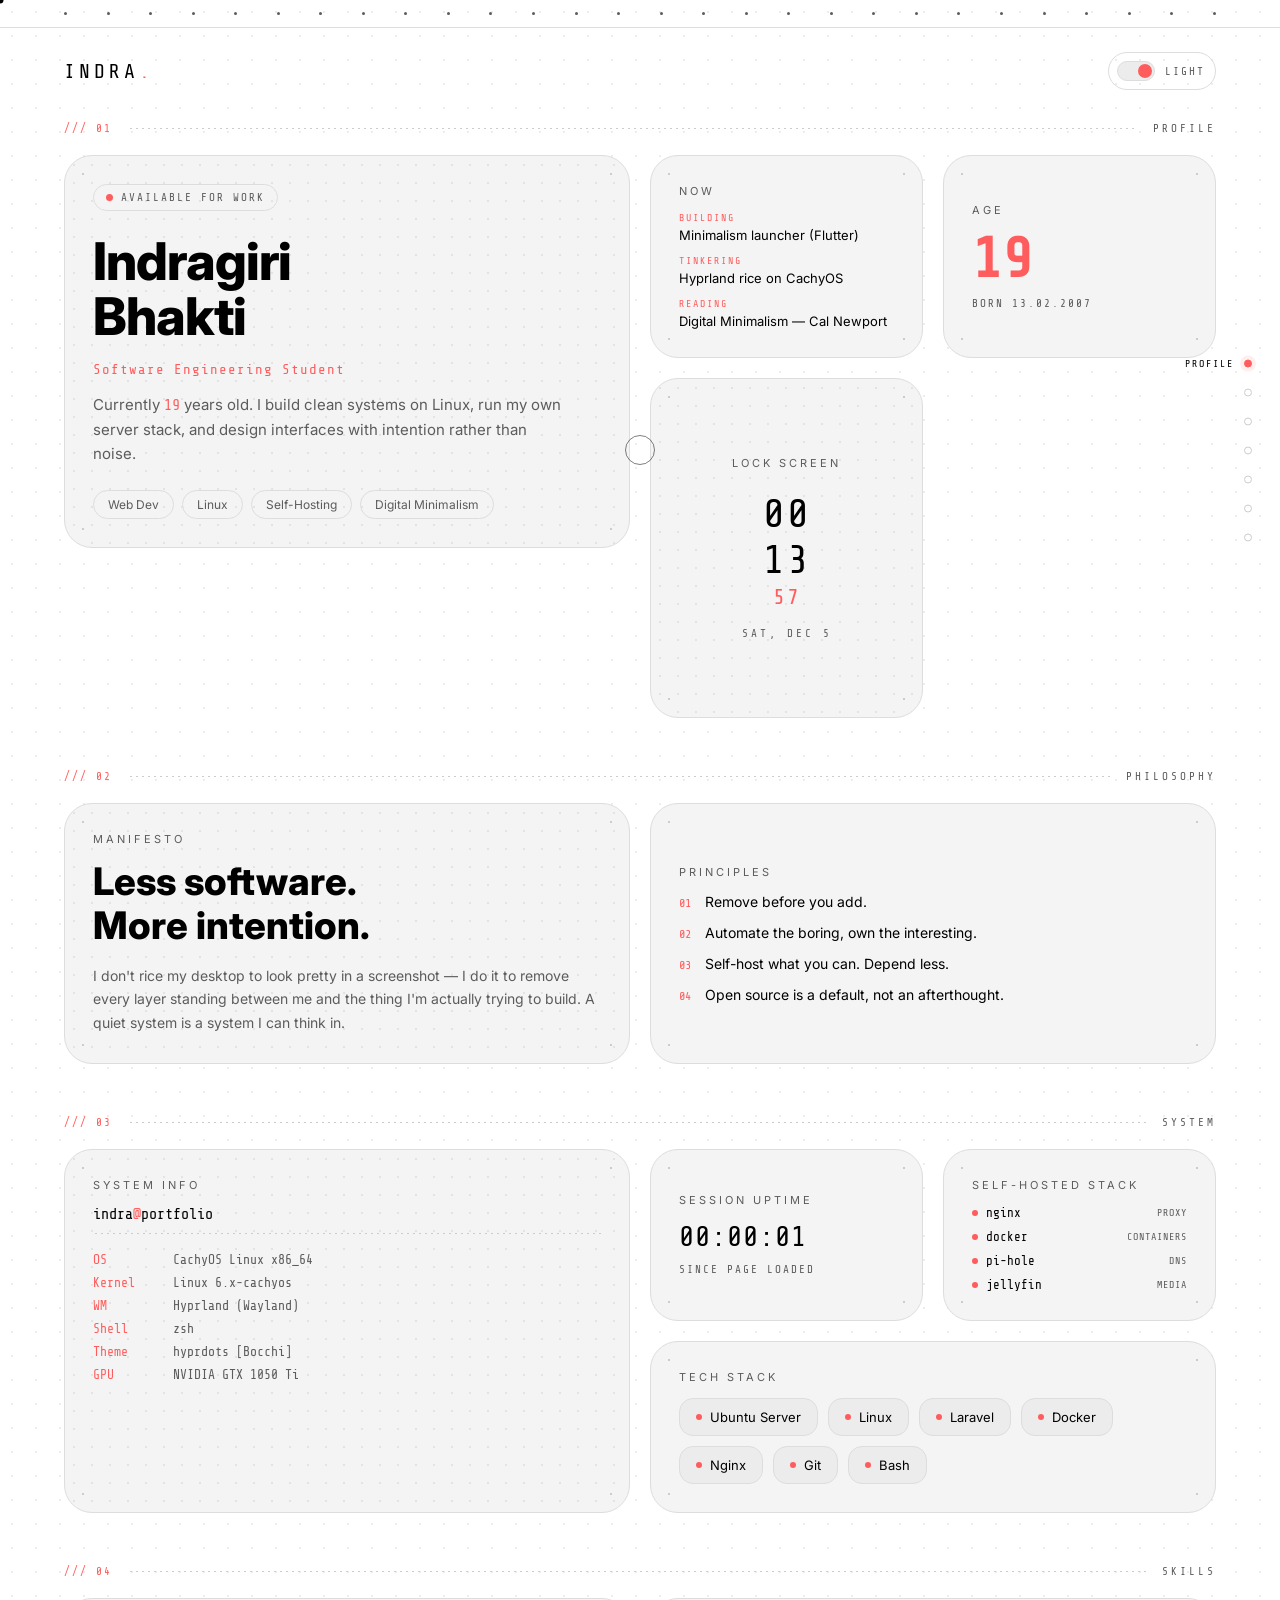
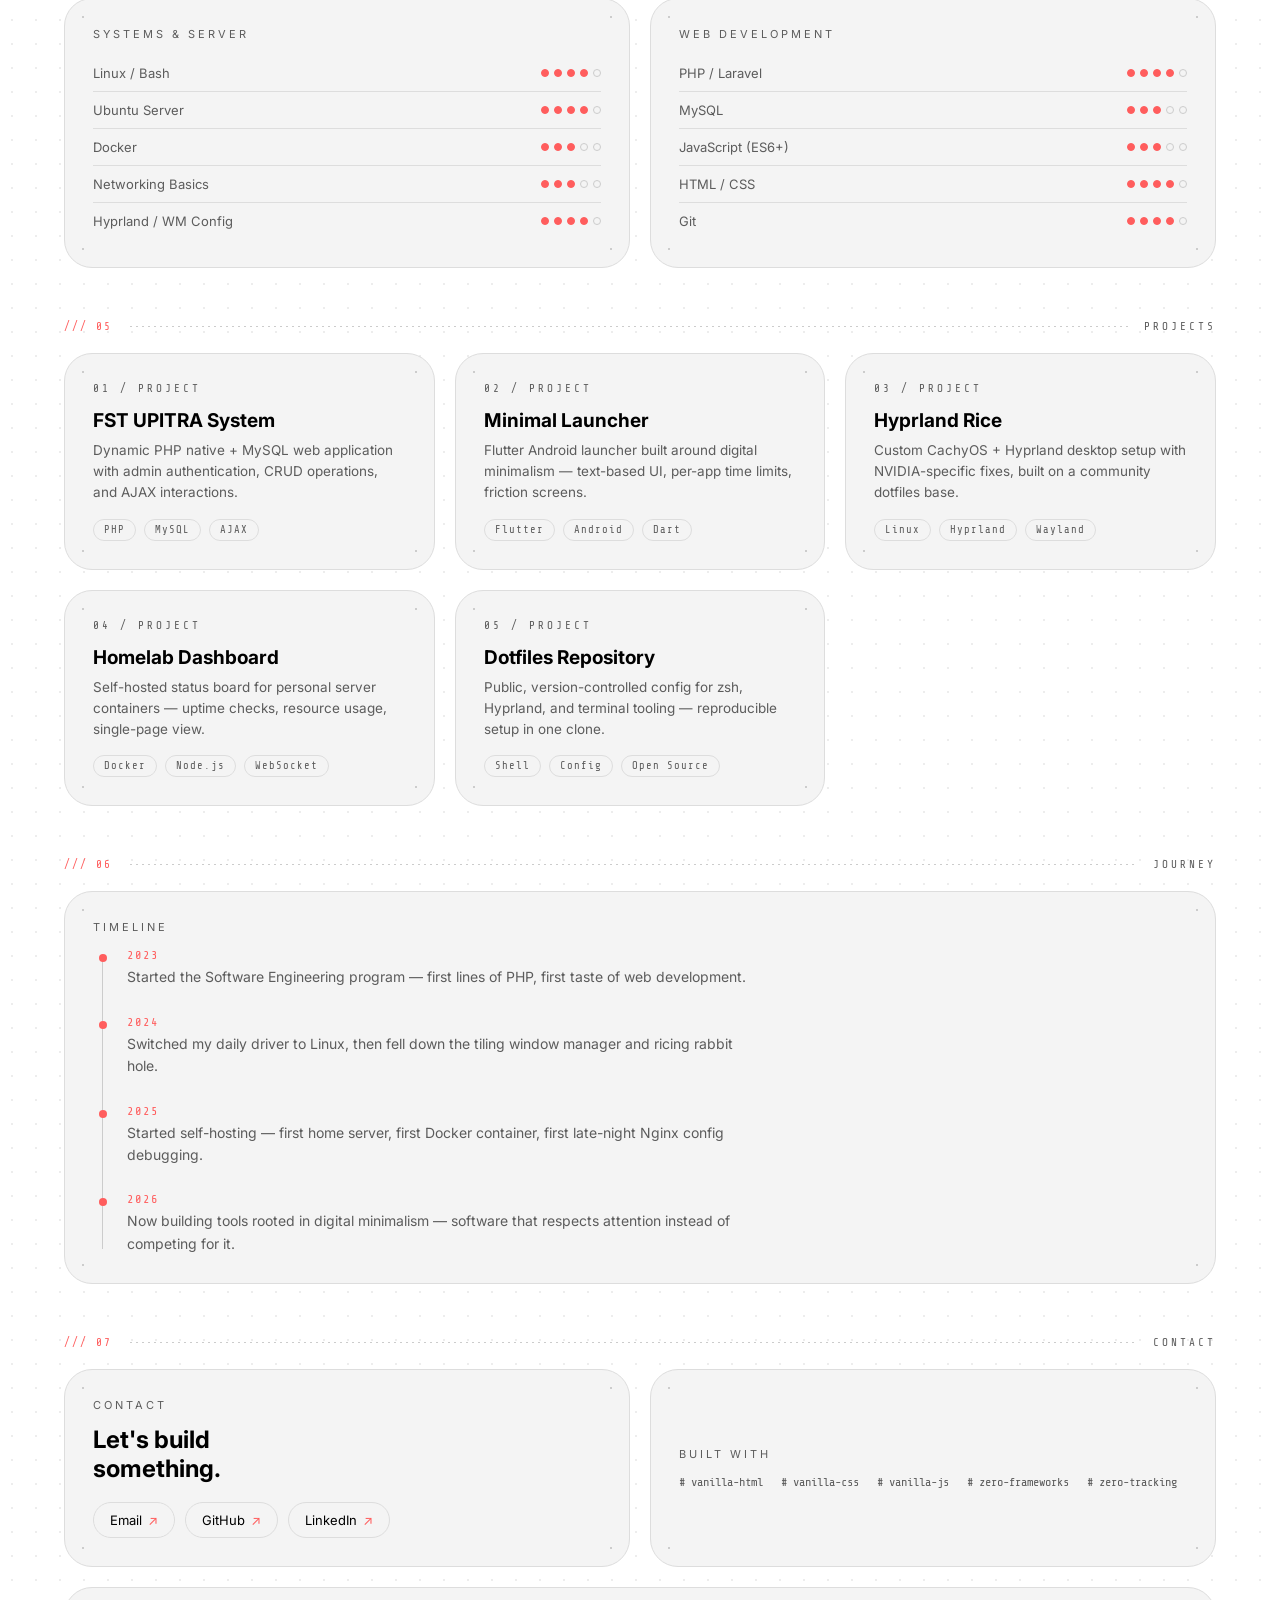
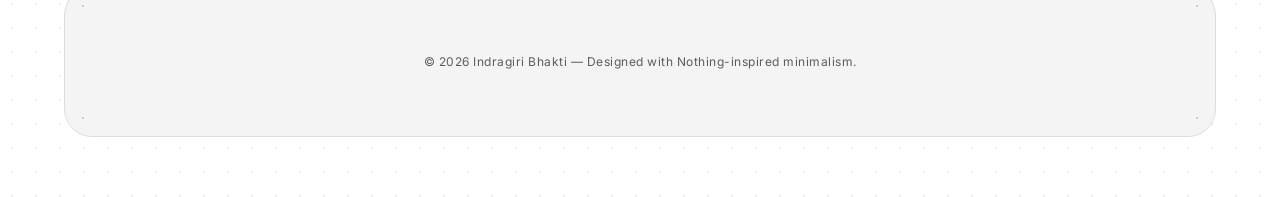
<file: index.html>
<!DOCTYPE html>
<html lang="en" data-theme="dark">
<head>
<meta charset="UTF-8">
<meta name="viewport" content="width=device-width, initial-scale=1.0">
<title>Indragiri Bhakti — Portfolio</title>
<meta name="description" content="Indragiri Bhakti — Software Engineering Student. Linux, self-hosting, and digital minimalism.">

<link rel="preconnect" href="https://fonts.googleapis.com">
<link rel="preconnect" href="https://fonts.gstatic.com" crossorigin>
<link href="https://fonts.googleapis.com/css2?family=Inter:wght@400;500;600;700;800&family=Share+Tech+Mono&display=swap" rel="stylesheet">

<link rel="stylesheet" href="style.css">
<script src="script.js" defer></script>
</head>
<body>

  <!-- Custom Cursor -->
  <div class="cursor-dot" id="cursorDot"></div>
  <div class="cursor-ring" id="cursorRing"></div>

  <!-- Glyph Strip -->
  <div class="glyph-strip" id="glyphStrip"></div>

  <!-- Top Bar -->
  <header class="topbar">
    <div class="logo">INDRA<span class="accent">.</span></div>

    <button class="theme-toggle" id="themeToggle" aria-label="Toggle light/dark theme" data-cursor="hover">
      <span class="toggle-track">
        <span class="toggle-thumb"></span>
      </span>
      <span class="toggle-label" id="toggleLabel">DARK</span>
    </button>
  </header>

  <!-- Side Dot Navigation -->
  <nav class="dot-nav" id="dotNav" aria-label="Section navigation">
    <button class="dot-nav-item" data-target="profile" data-cursor="hover" aria-label="Go to Profile"><span class="dot-nav-dot"></span><span class="dot-nav-label">PROFILE</span></button>
    <button class="dot-nav-item" data-target="philosophy" data-cursor="hover" aria-label="Go to Philosophy"><span class="dot-nav-dot"></span><span class="dot-nav-label">PHILOSOPHY</span></button>
    <button class="dot-nav-item" data-target="system" data-cursor="hover" aria-label="Go to System"><span class="dot-nav-dot"></span><span class="dot-nav-label">SYSTEM</span></button>
    <button class="dot-nav-item" data-target="skills" data-cursor="hover" aria-label="Go to Skills"><span class="dot-nav-dot"></span><span class="dot-nav-label">SKILLS</span></button>
    <button class="dot-nav-item" data-target="projects" data-cursor="hover" aria-label="Go to Projects"><span class="dot-nav-dot"></span><span class="dot-nav-label">PROJECTS</span></button>
    <button class="dot-nav-item" data-target="journey" data-cursor="hover" aria-label="Go to Journey"><span class="dot-nav-dot"></span><span class="dot-nav-label">JOURNEY</span></button>
    <button class="dot-nav-item" data-target="contact" data-cursor="hover" aria-label="Go to Contact"><span class="dot-nav-dot"></span><span class="dot-nav-label">CONTACT</span></button>
  </nav>

  <main class="page-content">

    <!-- ============ SECTION 01 — PROFILE ============ -->
    <div class="section-divider">
      <span class="divider-index mono">/// 01</span>
      <span class="divider-line"></span>
      <span class="divider-title mono">PROFILE</span>
    </div>

    <section class="bento-grid" id="profile">

      <article class="widget hero-widget dot-bg" data-cursor="hover">
        <div class="status-pill">
          <span class="status-dot"></span>
          AVAILABLE FOR WORK
        </div>
        <h1 class="hero-name">Indragiri<br>Bhakti</h1>
        <p class="hero-role">Software Engineering Student</p>
        <p class="hero-bio">
          Currently <span class="mono accent" id="ageValue">--</span> years old.
          I build clean systems on Linux, run my own server stack, and design
          interfaces with intention rather than noise.
        </p>
        <div class="hero-tags">
          <span class="mini-tag">Web Dev</span>
          <span class="mini-tag">Linux</span>
          <span class="mini-tag">Self-Hosting</span>
          <span class="mini-tag">Digital Minimalism</span>
        </div>
      </article>

      <article class="widget now-widget" data-cursor="hover">
        <p class="widget-label">NOW</p>
        <ul class="now-list">
          <li><span class="now-tag mono">BUILDING</span><span>Minimalism launcher (Flutter)</span></li>
          <li><span class="now-tag mono">TINKERING</span><span>Hyprland rice on CachyOS</span></li>
          <li><span class="now-tag mono">READING</span><span>Digital Minimalism — Cal Newport</span></li>
        </ul>
      </article>

      <article class="widget age-widget">
        <p class="widget-label">AGE</p>
        <p class="age-number mono" id="ageDisplay">--</p>
        <p class="widget-sub">BORN 13.02.2007</p>
      </article>

      <article class="widget clock-widget dot-bg">
        <p class="widget-label">LOCK SCREEN</p>
        <div class="clock-stack mono">
          <span id="clockHours">00</span>
          <span id="clockMinutes">00</span>
          <span id="clockSeconds">00</span>
        </div>
        <p class="clock-date mono" id="clockDate">— — —</p>
      </article>

    </section>

    <!-- ============ SECTION 02 — PHILOSOPHY ============ -->
    <div class="section-divider">
      <span class="divider-index mono">/// 02</span>
      <span class="divider-line"></span>
      <span class="divider-title mono">PHILOSOPHY</span>
    </div>

    <section class="bento-grid" id="philosophy">

      <article class="widget manifesto-widget dot-bg" data-cursor="hover">
        <p class="widget-label">MANIFESTO</p>
        <h2 class="manifesto-text">Less software.<br>More intention.</h2>
        <p class="manifesto-sub">
          I don't rice my desktop to look pretty in a screenshot — I do it to remove every
          layer standing between me and the thing I'm actually trying to build. A quiet
          system is a system I can think in.
        </p>
      </article>

      <article class="widget principles-widget" data-cursor="hover">
        <p class="widget-label">PRINCIPLES</p>
        <ul class="principle-list">
          <li><span class="principle-index mono">01</span>Remove before you add.</li>
          <li><span class="principle-index mono">02</span>Automate the boring, own the interesting.</li>
          <li><span class="principle-index mono">03</span>Self-host what you can. Depend less.</li>
          <li><span class="principle-index mono">04</span>Open source is a default, not an afterthought.</li>
        </ul>
      </article>

    </section>

    <!-- ============ SECTION 03 — SYSTEM ============ -->
    <div class="section-divider">
      <span class="divider-index mono">/// 03</span>
      <span class="divider-line"></span>
      <span class="divider-title mono">SYSTEM</span>
    </div>

    <section class="bento-grid" id="system">

      <article class="widget neofetch-widget dot-bg" data-cursor="hover">
        <p class="widget-label">SYSTEM INFO</p>
        <p class="neofetch-user mono">indra<span class="accent">@</span>portfolio</p>
        <div class="neofetch-divider"></div>
        <div class="neofetch-row"><span class="neofetch-key mono">OS</span><span class="neofetch-val mono">CachyOS Linux x86_64</span></div>
        <div class="neofetch-row"><span class="neofetch-key mono">Kernel</span><span class="neofetch-val mono">Linux 6.x-cachyos</span></div>
        <div class="neofetch-row"><span class="neofetch-key mono">WM</span><span class="neofetch-val mono">Hyprland (Wayland)</span></div>
        <div class="neofetch-row"><span class="neofetch-key mono">Shell</span><span class="neofetch-val mono">zsh</span></div>
        <div class="neofetch-row"><span class="neofetch-key mono">Theme</span><span class="neofetch-val mono">hyprdots [Bocchi]</span></div>
        <div class="neofetch-row"><span class="neofetch-key mono">GPU</span><span class="neofetch-val mono">NVIDIA GTX 1050 Ti</span></div>
      </article>

      <article class="widget uptime-widget" data-cursor="hover">
        <p class="widget-label">SESSION UPTIME</p>
        <p class="uptime-number mono live-uptime">00:00:00</p>
        <p class="widget-sub">SINCE PAGE LOADED</p>
      </article>

      <article class="widget stack-widget" data-cursor="hover">
        <p class="widget-label">SELF-HOSTED STACK</p>
        <div class="service-list">
          <div class="service-row"><span class="service-dot"></span><span class="mono">nginx</span><span class="service-role mono">PROXY</span></div>
          <div class="service-row"><span class="service-dot"></span><span class="mono">docker</span><span class="service-role mono">CONTAINERS</span></div>
          <div class="service-row"><span class="service-dot"></span><span class="mono">pi-hole</span><span class="service-role mono">DNS</span></div>
          <div class="service-row"><span class="service-dot"></span><span class="mono">jellyfin</span><span class="service-role mono">MEDIA</span></div>
        </div>
      </article>

      <article class="widget tech-widget" data-cursor="hover">
        <p class="widget-label">TECH STACK</p>
        <div class="tech-pills">
          <div class="pill" data-cursor="hover"><span class="pill-dot"></span>Ubuntu Server</div>
          <div class="pill" data-cursor="hover"><span class="pill-dot"></span>Linux</div>
          <div class="pill" data-cursor="hover"><span class="pill-dot"></span>Laravel</div>
          <div class="pill" data-cursor="hover"><span class="pill-dot"></span>Docker</div>
          <div class="pill" data-cursor="hover"><span class="pill-dot"></span>Nginx</div>
          <div class="pill" data-cursor="hover"><span class="pill-dot"></span>Git</div>
          <div class="pill" data-cursor="hover"><span class="pill-dot"></span>Bash</div>
        </div>
      </article>

    </section>

    <!-- ============ SECTION 04 — SKILLS ============ -->
    <div class="section-divider">
      <span class="divider-index mono">/// 04</span>
      <span class="divider-line"></span>
      <span class="divider-title mono">SKILLS</span>
    </div>

    <section class="bento-grid" id="skills">

      <article class="widget skills-widget" data-cursor="hover">
        <p class="widget-label">SYSTEMS &amp; SERVER</p>
        <div class="skill-row"><span class="skill-name">Linux / Bash</span><div class="skill-dots" data-level="4" data-max="5"></div></div>
        <div class="skill-row"><span class="skill-name">Ubuntu Server</span><div class="skill-dots" data-level="4" data-max="5"></div></div>
        <div class="skill-row"><span class="skill-name">Docker</span><div class="skill-dots" data-level="3" data-max="5"></div></div>
        <div class="skill-row"><span class="skill-name">Networking Basics</span><div class="skill-dots" data-level="3" data-max="5"></div></div>
        <div class="skill-row"><span class="skill-name">Hyprland / WM Config</span><div class="skill-dots" data-level="4" data-max="5"></div></div>
      </article>

      <article class="widget skills-widget" data-cursor="hover">
        <p class="widget-label">WEB DEVELOPMENT</p>
        <div class="skill-row"><span class="skill-name">PHP / Laravel</span><div class="skill-dots" data-level="4" data-max="5"></div></div>
        <div class="skill-row"><span class="skill-name">MySQL</span><div class="skill-dots" data-level="3" data-max="5"></div></div>
        <div class="skill-row"><span class="skill-name">JavaScript (ES6+)</span><div class="skill-dots" data-level="3" data-max="5"></div></div>
        <div class="skill-row"><span class="skill-name">HTML / CSS</span><div class="skill-dots" data-level="4" data-max="5"></div></div>
        <div class="skill-row"><span class="skill-name">Git</span><div class="skill-dots" data-level="4" data-max="5"></div></div>
      </article>

    </section>

    <!-- ============ SECTION 05 — PROJECTS ============ -->
    <div class="section-divider">
      <span class="divider-index mono">/// 05</span>
      <span class="divider-line"></span>
      <span class="divider-title mono">PROJECTS</span>
    </div>

    <section class="bento-grid projects-grid" id="projects">

      <article class="widget project-widget" data-cursor="hover">
        <p class="widget-label mono">01 / PROJECT</p>
        <h3 class="project-title">FST UPITRA System</h3>
        <p class="project-desc">Dynamic PHP native + MySQL web application with admin authentication, CRUD operations, and AJAX interactions.</p>
        <div class="project-tags"><span>PHP</span><span>MySQL</span><span>AJAX</span></div>
      </article>

      <article class="widget project-widget" data-cursor="hover">
        <p class="widget-label mono">02 / PROJECT</p>
        <h3 class="project-title">Minimal Launcher</h3>
        <p class="project-desc">Flutter Android launcher built around digital minimalism — text-based UI, per-app time limits, friction screens.</p>
        <div class="project-tags"><span>Flutter</span><span>Android</span><span>Dart</span></div>
      </article>

      <article class="widget project-widget" data-cursor="hover">
        <p class="widget-label mono">03 / PROJECT</p>
        <h3 class="project-title">Hyprland Rice</h3>
        <p class="project-desc">Custom CachyOS + Hyprland desktop setup with NVIDIA-specific fixes, built on a community dotfiles base.</p>
        <div class="project-tags"><span>Linux</span><span>Hyprland</span><span>Wayland</span></div>
      </article>

      <article class="widget project-widget" data-cursor="hover">
        <p class="widget-label mono">04 / PROJECT</p>
        <h3 class="project-title">Homelab Dashboard</h3>
        <p class="project-desc">Self-hosted status board for personal server containers — uptime checks, resource usage, single-page view.</p>
        <div class="project-tags"><span>Docker</span><span>Node.js</span><span>WebSocket</span></div>
      </article>

      <article class="widget project-widget" data-cursor="hover">
        <p class="widget-label mono">05 / PROJECT</p>
        <h3 class="project-title">Dotfiles Repository</h3>
        <p class="project-desc">Public, version-controlled config for zsh, Hyprland, and terminal tooling — reproducible setup in one clone.</p>
        <div class="project-tags"><span>Shell</span><span>Config</span><span>Open Source</span></div>
      </article>

    </section>

    <!-- ============ SECTION 06 — JOURNEY ============ -->
    <div class="section-divider">
      <span class="divider-index mono">/// 06</span>
      <span class="divider-line"></span>
      <span class="divider-title mono">JOURNEY</span>
    </div>

    <section class="bento-grid" id="journey">

      <article class="widget timeline-widget" data-cursor="hover">
        <p class="widget-label">TIMELINE</p>
        <div class="timeline">
          <div class="timeline-item">
            <span class="timeline-marker"></span>
            <div class="timeline-content">
              <p class="timeline-year mono">2023</p>
              <p class="timeline-text">Started the Software Engineering program — first lines of PHP, first taste of web development.</p>
            </div>
          </div>
          <div class="timeline-item">
            <span class="timeline-marker"></span>
            <div class="timeline-content">
              <p class="timeline-year mono">2024</p>
              <p class="timeline-text">Switched my daily driver to Linux, then fell down the tiling window manager and ricing rabbit hole.</p>
            </div>
          </div>
          <div class="timeline-item">
            <span class="timeline-marker"></span>
            <div class="timeline-content">
              <p class="timeline-year mono">2025</p>
              <p class="timeline-text">Started self-hosting — first home server, first Docker container, first late-night Nginx config debugging.</p>
            </div>
          </div>
          <div class="timeline-item">
            <span class="timeline-marker"></span>
            <div class="timeline-content">
              <p class="timeline-year mono">2026</p>
              <p class="timeline-text">Now building tools rooted in digital minimalism — software that respects attention instead of competing for it.</p>
            </div>
          </div>
        </div>
      </article>

    </section>

    <!-- ============ SECTION 07 — CONTACT ============ -->
    <div class="section-divider">
      <span class="divider-index mono">/// 07</span>
      <span class="divider-line"></span>
      <span class="divider-title mono">CONTACT</span>
    </div>

    <section class="bento-grid" id="contact">

      <article class="widget contact-widget" data-cursor="hover">
        <p class="widget-label">CONTACT</p>
        <h3 class="contact-title">Let's build<br>something.</h3>
        <div class="contact-links">
          <a href="mailto:hello@example.com" class="contact-link" data-cursor="hover">Email <span>↗</span></a>
          <a href="https://github.com/" target="_blank" rel="noopener" class="contact-link" data-cursor="hover">GitHub <span>↗</span></a>
          <a href="https://linkedin.com/" target="_blank" rel="noopener" class="contact-link" data-cursor="hover">LinkedIn <span>↗</span></a>
        </div>
      </article>

      <article class="widget meta-widget" data-cursor="hover">
        <p class="widget-label">BUILT WITH</p>
        <div class="meta-list mono">
          <span># vanilla-html</span>
          <span># vanilla-css</span>
          <span># vanilla-js</span>
          <span># zero-frameworks</span>
          <span># zero-tracking</span>
        </div>
      </article>

      <footer class="widget footer-widget">
        <p class="footer-text">© <span id="year"></span> Indragiri Bhakti — Designed with Nothing-inspired minimalism.</p>
      </footer>

    </section>

  </main>

</body>
</html>
</file>
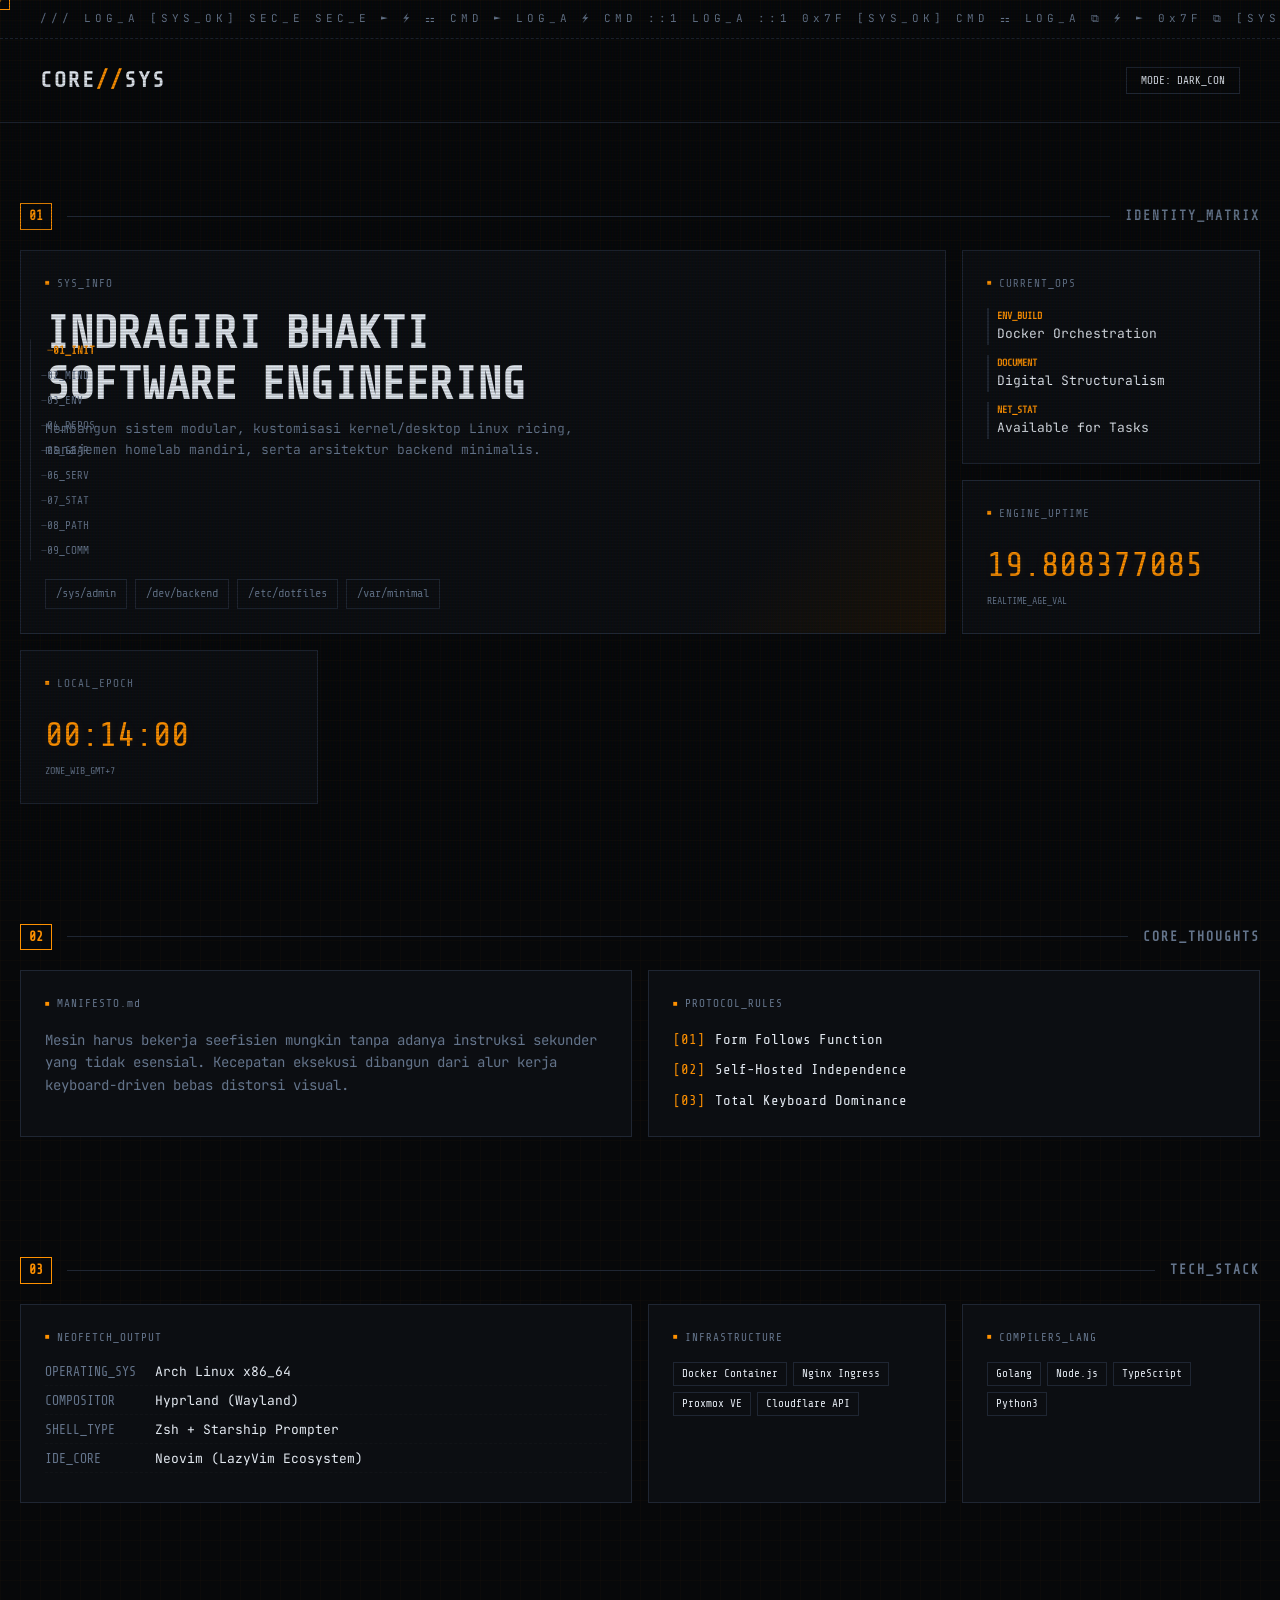
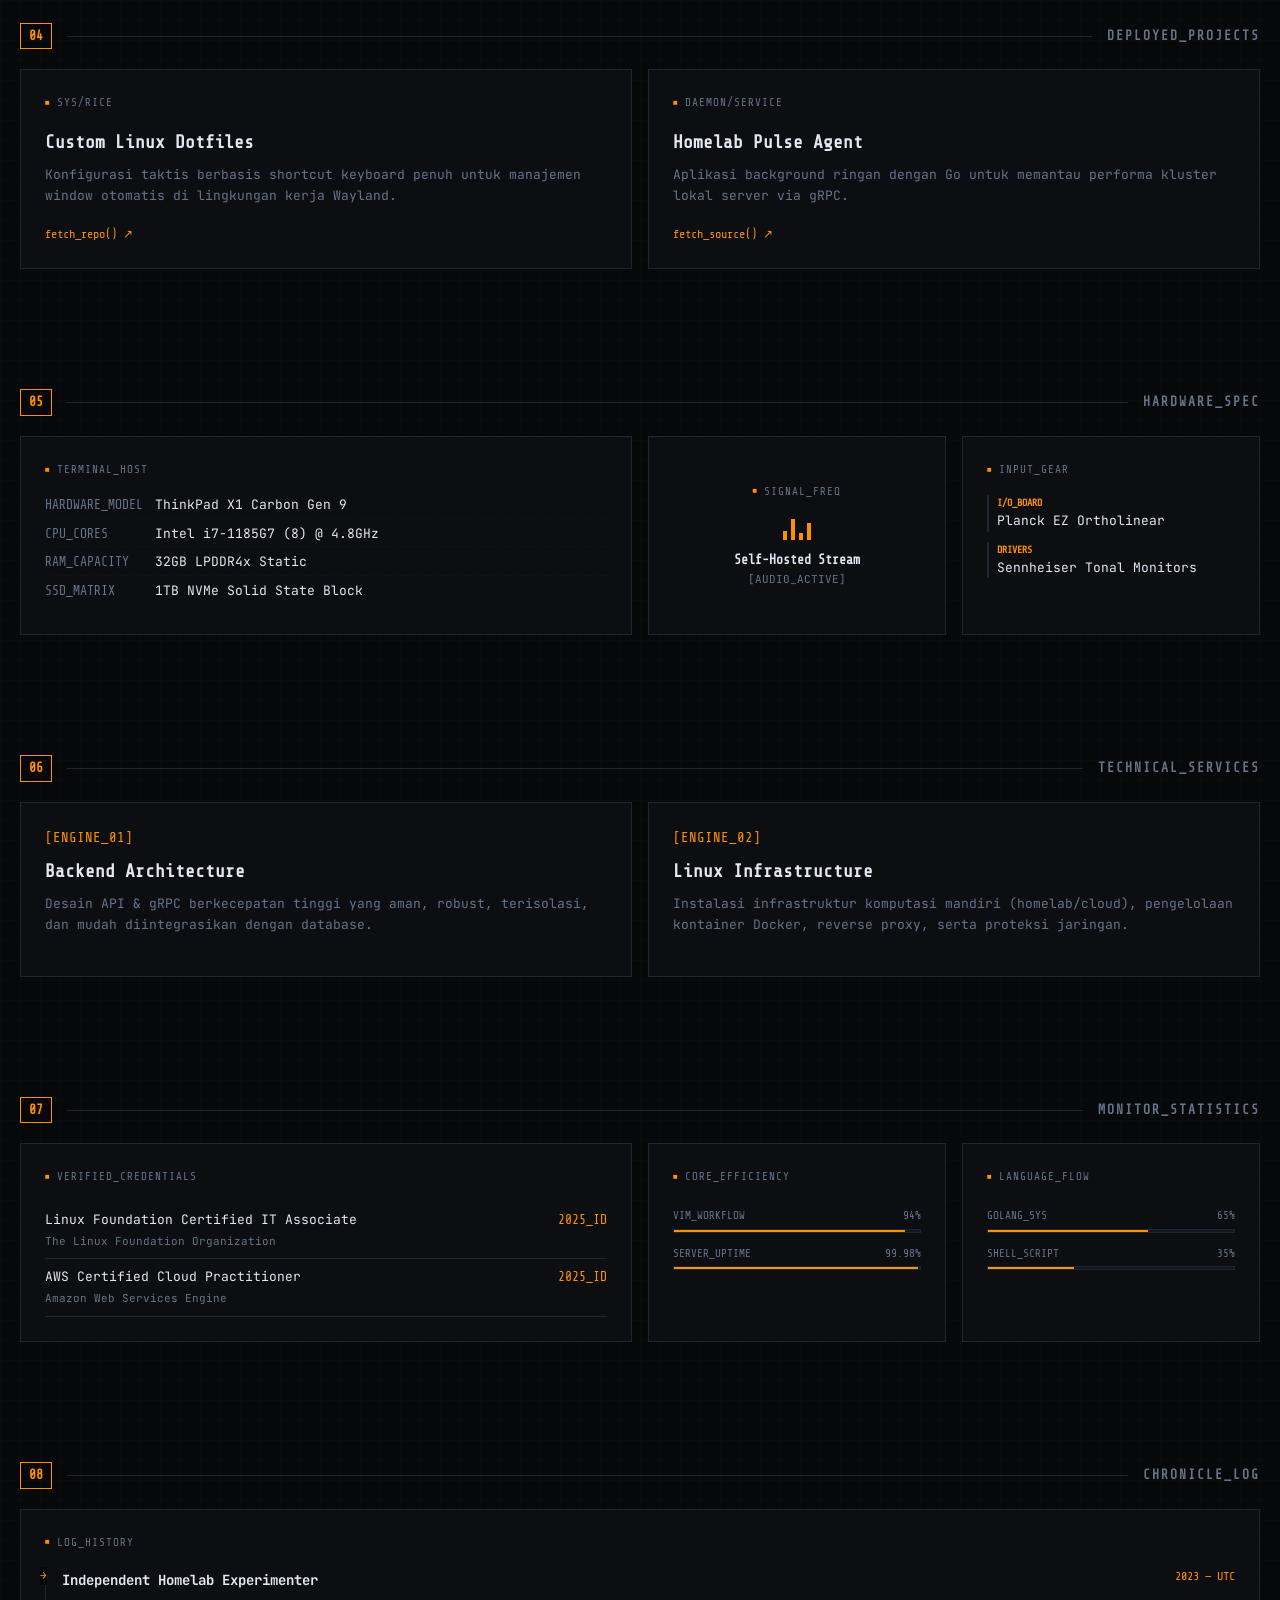
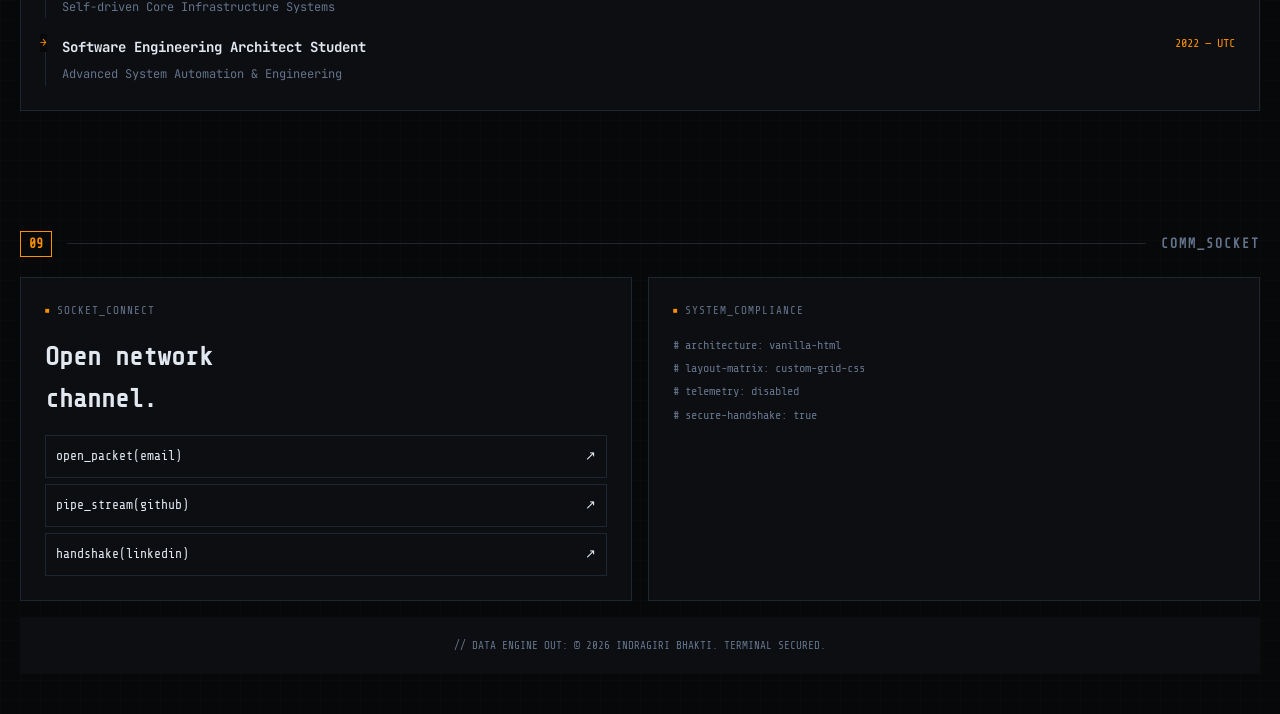
<file: tes.html>
<!DOCTYPE html>
<html lang="en" data-theme="dark">
<head>
<meta charset="UTF-8">
<meta name="viewport" content="width=device-width, initial-scale=1.0">
<title>Indragiri Bhakti — Tactical Portfolio</title>
<meta name="description" content="Indragiri Bhakti — Technical Command Center. Core architecture, systems, and digital structuralism.">

<link rel="preconnect" href="https://fonts.googleapis.com">
<link rel="preconnect" href="https://fonts.gstatic.com" crossorigin>
<link href="https://fonts.googleapis.com/css2?family=JetBrains+Mono:wght@300;400;500;700&family=Share+Tech+Mono&display=swap" rel="stylesheet">

<style>
/* ===================================================
   ROOT VARIABLES — CYBER TACTICAL BLUEPRINT
=================================================== */
:root {
  --radius-lg: 0px; /* Sudut tajam untuk kesan industrial/tactile */
  --radius-md: 0px;
  --radius-sm: 0px;
  --gap: 16px;
  --ease: cubic-bezier(0.16, 1, 0.3, 1);
}

html[data-theme="dark"] {
  --bg: #07080a;
  --surface: #0c0e12;
  --surface-alt: #13171f;
  --border: #1f2633;
  --border-strong: #ff9100; /* Amber Gold Core */
  --text: #e2e8f0;
  --text-secondary: #64748b;
  --accent: #ff9100;
  --accent-soft: rgba(212, 120, 0, 0.1);
  --mesh-color: rgba(255, 145, 0, 0.02);
}

html[data-theme="light"] {
  --bg: #f8fafc;
  --surface: #ffffff;
  --surface-alt: #f1f5f9;
  --border: #cbd5e1;
  --border-strong: #0f172a;
  --text: #0f172a;
  --text-secondary: #64748b;
  --accent: #0f172a;
  --accent-soft: rgba(15, 23, 42, 0.05);
  --mesh-color: rgba(0, 0, 0, 0.02);
}

/* Base Reset & Typography */
* { box-sizing: border-box; margin: 0; padding: 0; }
body {
  background-color: var(--bg);
  color: var(--text);
  font-family: 'JetBrains Mono', monospace;
  overflow-x: hidden;
  line-height: 1.6;
  position: relative;
}
.mono { font-family: 'Share Tech Mono', monospace; }
a { color: inherit; text-decoration: none; }

/* Mesh & Scanline Background */
.mesh-bg {
  background-image: linear-gradient(var(--mesh-color) 1px, transparent 1px),
                    linear-gradient(90deg, var(--mesh-color) 1px, transparent 1px);
  background-size: 20px 20px;
}
body::after {
  content: " ";
  display: block;
  position: fixed;
  top: 0; left: 0; bottom: 0; right: 0;
  background: linear-gradient(rgba(18, 16, 16, 0) 50%, rgba(0, 0, 0, 0.15) 50%), linear-gradient(90deg, rgba(255, 0, 0, 0.03), rgba(0, 255, 0, 0.01), rgba(0, 0, 255, 0.03));
  z-index: 99999;
  background-size: 100% 3px, 3px 100%;
  pointer-events: none;
}

/* Tactical Bracket Box Cursor */
.cursor-box {
  position: fixed; top: 0; left: 0; width: 20px; height: 20px;
  border: 1px solid var(--accent); pointer-events: none; z-index: 9999;
  opacity: 0; transition: opacity 0.3s ease, width 0.3s var(--ease), height 0.3s var(--ease);
  transform: translate(-50%, -50%);
}
.cursor-box::before {
  content: '+'; position: absolute; top: 50%; left: 50%;
  transform: translate(-50%, -50%); color: var(--accent); font-size: 10px;
}
.cursor-box.cursor-hover {
  width: 45px; height: 45px; background: var(--accent-soft);
  border-style: dashed; animation: rotateSec 4s linear infinite;
}
@keyframes rotateSec { 100% { transform: translate(-50%, -50%) rotate(90deg); } }

/* Top Header */
.topbar { display: flex; justify-content: space-between; align-items: center; padding: 24px 40px; max-width: 1400px; margin: 0 auto; border-bottom: 1px solid var(--border); }
.logo { font-family: 'Share Tech Mono', monospace; font-size: 22px; font-weight: 700; letter-spacing: 2px; }
.accent { color: var(--accent); }
.theme-toggle { background: transparent; border: 1px solid var(--border); padding: 6px 14px; color: var(--text); font-family: 'Share Tech Mono', monospace; font-size: 11px; cursor: pointer; transition: all 0.2s; }
.theme-toggle:hover { border-color: var(--accent); color: var(--accent); }

.glyph-strip { max-width: 1400px; margin: 0 auto; padding: 10px 40px; font-size: 11px; color: var(--text-secondary); letter-spacing: 4px; border-bottom: 1px dashed var(--border); overflow: hidden; white-space: nowrap; }

/* Tactical Ladder Sidebar Navigation */
.dot-nav { position: fixed; left: 30px; top: 50%; transform: translateY(-50%); display: flex; flex-direction: column; gap: 4px; z-index: 100; border-left: 1px solid var(--border); padding-left: 10px; }
.dot-nav-item { background: none; border: none; display: flex; align-items: center; cursor: pointer; text-align: left; padding: 4px 0; color: var(--text-secondary); font-family: 'Share Tech Mono', monospace; font-size: 11px; transition: all 0.2s; }
.dot-nav-item::before { content: "— "; opacity: 0.5; }
.dot-nav-item:hover, .dot-nav-item.active { color: var(--accent); padding-left: 6px; }
.dot-nav-item.active { font-weight: bold; }

/* Sections & Structural Layout */
.section-divider { display: flex; align-items: center; max-width: 1320px; margin: 80px auto 20px; padding: 0 20px; }
.divider-index { font-size: 13px; color: var(--accent); font-weight: bold; padding: 2px 8px; border: 1px solid var(--accent); margin-right: 15px; }
.divider-line { flex-grow: 1; height: 1px; background: var(--border); border-bottom: 1px dashed var(--border); }
.divider-title { font-size: 13px; color: var(--text-secondary); letter-spacing: 2px; font-weight: 600; padding-left: 15px; }

.bento-grid { display: grid; grid-template-columns: repeat(4, 1fr); gap: var(--gap); max-width: 1320px; margin: 0 auto; padding: 0 20px 40px; }
.widget { background: var(--surface); border: 1px solid var(--border); padding: 24px; display: flex; flex-direction: column; position: relative; transition: all 0.3s var(--ease); }
.widget:hover { border-color: var(--border-strong); background-color: var(--surface-alt); }

/* Corner Tech Bracket Elements */
.widget::before, .widget::after {
  content: ""; position: absolute; width: 6px; height: 6px; border: inherit; pointer-events: none;
}
.widget::before { top: -1px; left: -1px; border-right: none; border-bottom: none; }
.widget::after { bottom: -1px; right: -1px; border-left: none; border-top: none; }

.widget-label { font-family: 'Share Tech Mono', monospace; font-size: 11px; color: var(--text-secondary); letter-spacing: 1px; margin-bottom: 16px; display: flex; align-items: center; gap: 6px; }
.widget-label::before { content: "■"; color: var(--accent); font-size: 8px; }

/* Specialized Core Widgets Layout */
.hero-widget { grid-column: span 3; grid-row: span 2; justify-content: space-between; background: linear-gradient(135deg, var(--surface) 80%, var(--accent-soft)); }
.hero-title { font-size: clamp(28px, 4vw, 46px); font-weight: 700; line-height: 1.1; letter-spacing: -1px; font-family: 'Share Tech Mono', monospace; }
.hero-pills { display: flex; flex-wrap: wrap; gap: 8px; margin-top: 20px; }
.pill { border: 1px solid var(--border); padding: 4px 10px; font-size: 12px; font-family: 'Share Tech Mono', monospace; color: var(--text-secondary); }
.pill:hover { border-color: var(--accent); color: var(--accent); }

.now-widget { grid-column: span 1; }
.now-list { list-style: none; display: flex; flex-direction: column; gap: 10px; }
.now-list li { font-size: 13px; display: flex; flex-direction: column; border-left: 2px solid var(--border); padding-left: 8px; }
.now-list li:hover { border-left-color: var(--accent); }
.now-tag { font-size: 10px; color: var(--accent); font-weight: bold; font-family: 'Share Tech Mono', monospace; }

.age-widget, .clock-widget { grid-column: span 1; justify-content: space-between; }
.big-stat { font-size: 34px; font-weight: 400; font-family: 'Share Tech Mono', monospace; color: var(--accent); text-shadow: 0 0 10px var(--accent-soft); }

.manifesto-widget { grid-column: span 2; font-size: 14px; color: var(--text-secondary); }
.principles-widget { grid-column: span 2; justify-content: space-between; }
.principle-items { display: flex; flex-direction: column; gap: 8px; }
.principle-item { font-size: 14px; display: flex; align-items: center; gap: 10px; font-family: 'Share Tech Mono', monospace; }

.neofetch-widget { grid-column: span 2; }
.neofetch-row { display: flex; font-size: 13px; margin-bottom: 5px; border-bottom: 1px dashed rgba(255,255,255,0.02); padding-bottom: 2px; }
.neofetch-key { width: 110px; color: var(--text-secondary); font-family: 'Share Tech Mono', monospace; }
.neofetch-val { color: var(--text); }

.uptime-widget, .stack-widget { grid-column: span 1; }
.tech-container { display: flex; flex-wrap: wrap; gap: 6px; }
.tech-tag { font-size: 11px; border: 1px solid var(--border); padding: 2px 8px; font-family: 'Share Tech Mono', monospace; }
.tech-tag:hover { background: var(--accent-soft); border-color: var(--accent); }

.project-widget { grid-column: span 2; justify-content: space-between; min-height: 200px; }
.project-title { font-size: 18px; font-weight: 700; font-family: 'Share Tech Mono', monospace; }
.project-desc { font-size: 13px; color: var(--text-secondary); margin: 8px 0 16px; }
.project-link { font-size: 12px; font-family: 'Share Tech Mono', monospace; color: var(--accent); display: inline-flex; align-items: center; gap: 6px; }

/* 05 — WORKSPACE */
.hardware-widget { grid-column: span 2; }
.audio-widget { grid-column: span 1; justify-content: center; align-items: center; text-align: center; }
.gear-widget { grid-column: span 1; }

.audio-visualizer { display: flex; gap: 4px; align-items: flex-end; height: 24px; margin-bottom: 10px; }
.audio-visualizer .bar { width: 4px; background: var(--accent); animation: soundBounce 1s ease-in-out infinite alternate; }
.audio-visualizer .bar:nth-child(1) { height: 40%; animation-delay: 0.2s; }
.audio-visualizer .bar:nth-child(2) { height: 90%; animation-delay: 0.4s; }
.audio-visualizer .bar:nth-child(3) { height: 30%; animation-delay: 0.1s; }
.audio-visualizer .bar:nth-child(4) { height: 70%; animation-delay: 0.3s; }
@keyframes soundBounce { 0% { height: 15%; } 100% { height: 100%; } }

/* 06 — SERVICES */
.service-card { grid-column: span 2; }
.service-icon { font-family: 'Share Tech Mono', monospace; font-size: 14px; color: var(--accent); margin-bottom: 8px; }

/* 07 — CREDENTIALS */
.cert-widget { grid-column: span 2; }
.cert-item { display: flex; justify-content: space-between; padding: 8px 0; border-bottom: 1px solid var(--border); font-size: 13px; }
.cert-issuer { color: var(--text-secondary); font-size: 11px; margin-top: 2px; }
.stat-bar-widget { grid-column: span 1; }
.stat-bar-wrapper { display: flex; flex-direction: column; gap: 12px; margin-top: 5px; }
.progress-container { width: 100%; }
.progress-labels { display: flex; justify-content: space-between; font-size: 11px; margin-bottom: 4px; font-family: 'Share Tech Mono', monospace; color: var(--text-secondary); }
.progress-bg { width: 100%; height: 4px; background: var(--surface-alt); border: 1px solid var(--border); }
.progress-fill { height: 100%; background: var(--accent); }

/* 08 — JOURNEY */
.timeline-widget { grid-column: span 4; }
.timeline { display: flex; flex-direction: column; gap: 16px; }
.timeline-item { display: flex; justify-content: space-between; border-left: 1px solid var(--border); padding-left: 16px; position: relative; }
.timeline-item::before { content: "→"; position: absolute; left: -6px; top: 0; color: var(--accent); font-size: 11px; background: var(--bg); }
.timeline-role { font-size: 14px; font-weight: 700; }
.timeline-company { font-size: 12px; color: var(--text-secondary); }
.timeline-date { font-family: 'Share Tech Mono', monospace; font-size: 12px; color: var(--accent); }

/* 09 — CONTACT */
.contact-widget { grid-column: span 2; justify-content: space-between; }
.contact-title { font-size: 26px; font-weight: 700; font-family: 'Share Tech Mono', monospace; }
.contact-links { display: flex; flex-direction: column; gap: 6px; margin-top: 16px; }
.contact-link { display: flex; justify-content: space-between; padding: 10px; border: 1px solid var(--border); font-size: 13px; font-family: 'Share Tech Mono', monospace; }
.contact-link:hover { border-color: var(--accent); background: var(--accent-soft); }
.meta-widget { grid-column: span 2; }
.meta-list { display: flex; flex-direction: column; gap: 4px; font-size: 12px; color: var(--text-secondary); }
.footer-widget { grid-column: span 4; text-align: center; border: none; font-size: 11px; color: var(--text-secondary); padding: 20px 0; }

/* ===================================================
   RESPONSIVE — TABLET & MOBILE
=================================================== */
@media (max-width: 1024px) {
  .bento-grid { grid-template-columns: repeat(2, 1fr); }
  .hero-widget, .timeline-widget, .footer-widget, .manifesto-widget, .principles-widget, .neofetch-widget, .project-widget, .contact-widget, .meta-widget, .hardware-widget, .service-card, .cert-widget { grid-column: span 2; }
  .now-widget, .age-widget, .clock-widget, .uptime-widget, .stack-widget, .audio-widget, .gear-widget, .stat-bar-widget { grid-column: span 1; }
  .dot-nav { display: none; }
}

@media (max-width: 640px) {
  .bento-grid { grid-template-columns: 1fr; padding: 0 16px; }
  .widget, .hero-widget, .now-widget, .age-widget, .clock-widget, .manifesto-widget, .principles-widget, .neofetch-widget, .uptime-widget, .stack-widget, .project-widget, .timeline-widget, .contact-widget, .meta-widget, .footer-widget, .hardware-widget, .audio-widget, .gear-widget, .service-card, .cert-widget, .stat-bar-widget { grid-column: span 1; }
  .topbar { padding: 20px; }
}
</style>
</head>
<body class="mesh-bg">

  <div class="cursor-box" id="cursorBox"></div>

  <div class="glyph-strip" id="glyphStrip"></div>

  <header class="topbar">
    <div class="logo">CORE<span class="accent">//</span>SYS</div>
    <button class="theme-toggle" id="themeToggle" data-cursor="hover">
      MODE: <span id="toggleLabel">DARK_CON</span>
    </button>
  </header>

  <nav class="dot-nav" id="dotNav">
    <button class="dot-nav-item active" data-target="profile">01_INIT</button>
    <button class="dot-nav-item" data-target="philosophy">02_MIND</button>
    <button class="dot-nav-item" data-target="stack">03_ENV</button>
    <button class="dot-nav-item" data-target="projects">04_REPOS</button>
    <button class="dot-nav-item" data-target="workspace">05_GEAR</button>
    <button class="dot-nav-item" data-target="services">06_SERV</button>
    <button class="dot-nav-item" data-target="certs">07_STAT</button>
    <button class="dot-nav-item" data-target="journey">08_PATH</button>
    <button class="dot-nav-item" data-target="contact">09_COMM</button>
  </nav>

  <div class="section-divider">
    <span class="divider-index mono">01</span>
    <span class="divider-line"></span>
    <span class="divider-title mono">IDENTITY_MATRIX</span>
  </div>

  <main class="bento-grid" id="profile">
    <article class="widget hero-widget">
      <div>
        <p class="widget-label">SYS_INFO</p>
        <h1 class="hero-title">INDRAGIRI BHAKTI<br><span class="text-secondary">SOFTWARE ENGINEERING</span></h1>
        <p style="color: var(--text-secondary); max-width: 580px; font-size: 13px; margin-top: 10px;">Membangun sistem modular, kustomisasi kernel/desktop Linux ricing, manajemen homelab mandiri, serta arsitektur backend minimalis.</p>
      </div>
      <div class="hero-pills">
        <span class="pill">/sys/admin</span>
        <span class="pill">/dev/backend</span>
        <span class="pill">/etc/dotfiles</span>
        <span class="pill">/var/minimal</span>
      </div>
    </article>

    <article class="widget now-widget" data-cursor="hover">
      <p class="widget-label">CURRENT_OPS</p>
      <ul class="now-list">
        <li><span class="now-tag">ENV_BUILD</span><span>Docker Orchestration</span></li>
        <li><span class="now-tag">DOCUMENT</span><span>Digital Structuralism</span></li>
        <li><span class="now-tag">NET_STAT</span><span>Available for Tasks</span></li>
      </ul>
    </article>

    <article class="widget age-widget" data-cursor="hover">
      <p class="widget-label">ENGINE_UPTIME</p>
      <div class="big-stat" id="ageDisplay">00.000000000</div>
      <p style="font-size: 10px; color: var(--text-secondary);" class="mono">REALTIME_AGE_VAL</p>
    </article>

    <article class="widget clock-widget" data-cursor="hover">
      <p class="widget-label">LOCAL_EPOCH</p>
      <div class="big-stat" id="clockDisplay">00:00:00</div>
      <p style="font-size: 10px; color: var(--text-secondary);" class="mono">ZONE_WIB_GMT+7</p>
    </article>
  </main>

  <div class="section-divider">
    <span class="divider-index mono">02</span>
    <span class="divider-line"></span>
    <span class="divider-title mono">CORE_THOUGHTS</span>
  </div>

  <section class="bento-grid" id="philosophy">
    <article class="widget manifesto-widget">
      <p class="widget-label">MANIFESTO.md</p>
      <p>Mesin harus bekerja seefisien mungkin tanpa adanya instruksi sekunder yang tidak esensial. Kecepatan eksekusi dibangun dari alur kerja keyboard-driven bebas distorsi visual.</p>
    </article>

    <article class="widget principles-widget">
      <p class="widget-label">PROTOCOL_RULES</p>
      <div class="principle-items">
        <div class="principle-item"><span class="accent">[01]</span> Form Follows Function</div>
        <div class="principle-item"><span class="accent">[02]</span> Self-Hosted Independence</div>
        <div class="principle-item"><span class="accent">[03]</span> Total Keyboard Dominance</div>
      </div>
    </article>
  </section>

  <div class="section-divider">
    <span class="divider-index mono">03</span>
    <span class="divider-line"></span>
    <span class="divider-title mono">TECH_STACK</span>
  </div>

  <section class="bento-grid" id="stack">
    <article class="widget neofetch-widget" data-cursor="hover">
      <p class="widget-label">NEOFETCH_OUTPUT</p>
      <div class="neofetch-row"><span class="neofetch-key">OPERATING_SYS</span><span class="neofetch-val">Arch Linux x86_64</span></div>
      <div class="neofetch-row"><span class="neofetch-key">COMPOSITOR</span><span class="neofetch-val">Hyprland (Wayland)</span></div>
      <div class="neofetch-row"><span class="neofetch-key">SHELL_TYPE</span><span class="neofetch-val">Zsh + Starship Prompter</span></div>
      <div class="neofetch-row"><span class="neofetch-key">IDE_CORE</span><span class="neofetch-val">Neovim (LazyVim Ecosystem)</span></div>
    </article>

    <article class="widget uptime-widget">
      <p class="widget-label">INFRASTRUCTURE</p>
      <div class="tech-container">
        <span class="tech-tag">Docker Container</span>
        <span class="tech-tag">Nginx Ingress</span>
        <span class="tech-tag">Proxmox VE</span>
        <span class="tech-tag">Cloudflare API</span>
      </div>
    </article>

    <article class="widget stack-widget">
      <p class="widget-label">COMPILERS_LANG</p>
      <div class="tech-container">
        <span class="tech-tag">Golang</span>
        <span class="tech-tag">Node.js</span>
        <span class="tech-tag">TypeScript</span>
        <span class="tech-tag">Python3</span>
      </div>
    </article>
  </section>

  <div class="section-divider">
    <span class="divider-index mono">04</span>
    <span class="divider-line"></span>
    <span class="divider-title mono">DEPLOYED_PROJECTS</span>
  </div>

  <section class="bento-grid" id="projects">
    <article class="widget project-widget" data-cursor="hover">
      <div>
        <p class="widget-label">SYS/RICE</p>
        <h3 class="project-title">Custom Linux Dotfiles</h3>
        <p class="project-desc">Konfigurasi taktis berbasis shortcut keyboard penuh untuk manajemen window otomatis di lingkungan kerja Wayland.</p>
      </div>
      <a href="#" class="project-link">fetch_repo() <span>↗</span></a>
    </article>

    <article class="widget project-widget" data-cursor="hover">
      <div>
        <p class="widget-label">DAEMON/SERVICE</p>
        <h3 class="project-title">Homelab Pulse Agent</h3>
        <p class="project-desc">Aplikasi background ringan dengan Go untuk memantau performa kluster lokal server via gRPC.</p>
      </div>
      <a href="#" class="project-link">fetch_source() <span>↗</span></a>
    </article>
  </section>

  <div class="section-divider">
    <span class="divider-index mono">05</span>
    <span class="divider-line"></span>
    <span class="divider-title mono">HARDWARE_SPEC</span>
  </div>

  <section class="bento-grid" id="workspace">
    <article class="widget hardware-widget" data-cursor="hover">
      <p class="widget-label">TERMINAL_HOST</p>
      <div class="neofetch-row"><span class="neofetch-key">HARDWARE_MODEL</span><span class="neofetch-val">ThinkPad X1 Carbon Gen 9</span></div>
      <div class="neofetch-row"><span class="neofetch-key">CPU_CORES</span><span class="neofetch-val">Intel i7-1185G7 (8) @ 4.8GHz</span></div>
      <div class="neofetch-row"><span class="neofetch-key">RAM_CAPACITY</span><span class="neofetch-val">32GB LPDDR4x Static</span></div>
      <div class="neofetch-row"><span class="neofetch-key">SSD_MATRIX</span><span class="neofetch-val">1TB NVMe Solid State Block</span></div>
    </article>

    <article class="widget audio-widget" data-cursor="hover">
      <p class="widget-label">SIGNAL_FREQ</p>
      <div class="audio-visualizer">
        <span class="bar"></span><span class="bar"></span><span class="bar"></span><span class="bar"></span>
      </div>
      <p class="project-title" style="font-size: 13px;">Self-Hosted Stream</p>
      <p style="font-size: 11px; color:var(--text-secondary)">[AUDIO_ACTIVE]</p>
    </article>

    <article class="widget gear-widget" data-cursor="hover">
      <p class="widget-label">INPUT_GEAR</p>
      <ul class="now-list">
        <li><span class="now-tag">I/O_BOARD</span><span>Planck EZ Ortholinear</span></li>
        <li><span class="now-tag">DRIVERS</span><span>Sennheiser Tonal Monitors</span></li>
      </ul>
    </article>
  </section>

  <div class="section-divider">
    <span class="divider-index mono">06</span>
    <span class="divider-line"></span>
    <span class="divider-title mono">TECHNICAL_SERVICES</span>
  </div>

  <section class="bento-grid" id="services">
    <article class="widget service-card" data-cursor="hover">
      <div>
        <div class="service-icon">[ENGINE_01]</div>
        <h3 class="project-title">Backend Architecture</h3>
        <p class="project-desc">Desain API & gRPC berkecepatan tinggi yang aman, robust, terisolasi, dan mudah diintegrasikan dengan database.</p>
      </div>
    </article>

    <article class="widget service-card" data-cursor="hover">
      <div>
        <div class="service-icon">[ENGINE_02]</div>
        <h3 class="project-title">Linux Infrastructure</h3>
        <p class="project-desc">Instalasi infrastruktur komputasi mandiri (homelab/cloud), pengelolaan kontainer Docker, reverse proxy, serta proteksi jaringan.</p>
      </div>
    </article>
  </section>

  <div class="section-divider">
    <span class="divider-index mono">07</span>
    <span class="divider-line"></span>
    <span class="divider-title mono">MONITOR_STATISTICS</span>
  </div>

  <section class="bento-grid" id="certs">
    <article class="widget cert-widget">
      <p class="widget-label">VERIFIED_CREDENTIALS</p>
      <div class="cert-item">
        <div>
          <div>Linux Foundation Certified IT Associate</div>
          <div class="cert-issuer">The Linux Foundation Organization</div>
        </div>
        <div class="mono accent">2025_ID</div>
      </div>
      <div class="cert-item">
        <div>
          <div>AWS Certified Cloud Practitioner</div>
          <div class="cert-issuer">Amazon Web Services Engine</div>
        </div>
        <div class="mono accent">2025_ID</div>
      </div>
    </article>

    <article class="widget stat-bar-widget">
      <p class="widget-label">CORE_EFFICIENCY</p>
      <div class="stat-bar-wrapper">
        <div class="progress-container">
          <div class="progress-labels"><span>VIM_WORKFLOW</span><span>94%</span></div>
          <div class="progress-bg"><div class="progress-fill" style="width: 94%;"></div></div>
        </div>
        <div class="progress-container">
          <div class="progress-labels"><span>SERVER_UPTIME</span><span>99.98%</span></div>
          <div class="progress-bg"><div class="progress-fill" style="width: 99%;"></div></div>
        </div>
      </div>
    </article>

    <article class="widget stat-bar-widget">
      <p class="widget-label">LANGUAGE_FLOW</p>
      <div class="stat-bar-wrapper">
        <div class="progress-container">
          <div class="progress-labels"><span>GOLANG_SYS</span><span>65%</span></div>
          <div class="progress-bg"><div class="progress-fill" style="width: 65%;"></div></div>
        </div>
        <div class="progress-container">
          <div class="progress-labels"><span>SHELL_SCRIPT</span><span>35%</span></div>
          <div class="progress-bg"><div class="progress-fill" style="width: 35%;"></div></div>
        </div>
      </div>
    </article>
  </section>

  <div class="section-divider">
    <span class="divider-index mono">08</span>
    <span class="divider-line"></span>
    <span class="divider-title mono">CHRONICLE_LOG</span>
  </div>

  <section class="bento-grid" id="journey">
    <article class="widget timeline-widget">
      <p class="widget-label">LOG_HISTORY</p>
      <div class="timeline">
        <div class="timeline-item">
          <div class="timeline-left">
            <span class="timeline-role">Independent Homelab Experimenter</span><br>
            <span class="timeline-company">Self-driven Core Infrastructure Systems</span>
          </div>
          <span class="timeline-date">2023 — UTC</span>
        </div>
        <div class="timeline-item">
          <div class="timeline-left">
            <span class="timeline-role">Software Engineering Architect Student</span><br>
            <span class="timeline-company">Advanced System Automation & Engineering</span>
          </div>
          <span class="timeline-date">2022 — UTC</span>
        </div>
      </div>
    </article>
  </section>

  <div class="section-divider">
    <span class="divider-index mono">09</span>
    <span class="divider-line"></span>
    <span class="divider-title mono">COMM_SOCKET</span>
  </div>

  <section class="bento-grid" id="contact">
    <article class="widget contact-widget" data-cursor="hover">
      <p class="widget-label">SOCKET_CONNECT</p>
      <h3 class="contact-title">Open network<br>channel.</h3>
      <div class="contact-links">
        <a href="mailto:hello@example.com" class="contact-link">open_packet(email) <span>↗</span></a>
        <a href="https://github.com/" target="_blank" rel="noopener" class="contact-link">pipe_stream(github) <span>↗</span></a>
        <a href="https://linkedin.com/" target="_blank" rel="noopener" class="contact-link">handshake(linkedin) <span>↗</span></a>
      </div>
    </article>

    <article class="widget meta-widget" data-cursor="hover">
      <p class="widget-label">SYSTEM_COMPLIANCE</p>
      <div class="meta-list mono">
        <span># architecture: vanilla-html</span>
        <span># layout-matrix: custom-grid-css</span>
        <span># telemetry: disabled</span>
        <span># secure-handshake: true</span>
      </div>
    </article>

    <footer class="widget footer-widget">
      <p class="mono">// DATA ENGINE OUT: © 2026 INDRAGIRI BHAKTI. TERMINAL SECURED.</p>
    </footer>
  </section>

  <script>
  function pad(num) { return num.toString().padStart(2, '0'); }

  document.addEventListener('DOMContentLoaded', () => {

    /* 1. ARCHITECTURE THEME SWITCHER */
    const root = document.documentElement;
    const themeToggle = document.getElementById('themeToggle');
    const toggleLabel = document.getElementById('toggleLabel');

    function applyTheme(theme) {
      root.setAttribute('data-theme', theme);
      toggleLabel.textContent = theme === 'light' ? 'LIGHT_CON' : 'DARK_CON';
      localStorage.setItem('tactical-theme', theme);
    }

    const savedTheme = localStorage.getItem('tactical-theme') || 'dark';
    applyTheme(savedTheme);

    themeToggle.addEventListener('click', () => {
      const current = root.getAttribute('data-theme');
      applyTheme(current === 'dark' ? 'light' : 'dark');
    });

    /* 2. DYNAMIC ENGINE METRIC (AGE DISPLAY) */
    const birthDate = new Date('2007-02-13T00:00:00');
    const ageDisplay = document.getElementById('ageDisplay');
    if (ageDisplay) {
      setInterval(() => {
        const now = new Date();
        const diffMs = now - birthDate;
        const age = diffMs / (1000 * 60 * 60 * 24 * 365.25);
        ageDisplay.textContent = age.toFixed(9);
      }, 50);
    }

    /* 3. HARDWARE REALTIME CLOCK */
    const clockDisplay = document.getElementById('clockDisplay');
    if (clockDisplay) {
      setInterval(() => {
        const now = new Date();
        clockDisplay.textContent = `${pad(now.getHours())}:${pad(now.getMinutes())}:${pad(now.getSeconds())}`;
      }, 1000);
    }

    /* 4. TECHNICAL BACKGROUND MATRIX GLYPH TICKER */
    const glyphStrip = document.getElementById('glyphStrip');
    if (glyphStrip) {
      const glyphs = ['[SYS_OK]', '0x7F', '::1', '►', '⚏', '⚡', '⧉', 'CMD', '///', 'LOG_A', 'SEC_E'];
      let content = '';
      for (let i = 0; i < 35; i++) {
        content += glyphs[Math.floor(Math.random() * glyphs.length)] + '    ';
      }
      glyphStrip.textContent = content;
    }

    /* 5. INTERSECTION OBSERVER FOR LADDER SIDEBAR NAV */
    const sections = document.querySelectorAll('main.bento-grid, section.bento-grid');
    const navItems = document.querySelectorAll('.dot-nav-item');

    const observerOptions = { root: null, rootMargin: '-40% 0px -40% 0px', threshold: 0 };
    const observer = new IntersectionObserver((entries) => {
      entries.forEach(entry => {
        if (entry.isIntersecting) {
          const id = entry.target.getAttribute('id');
          navItems.forEach(item => {
            if (item.getAttribute('data-target') === id) {
              item.classList.add('active');
            } else {
              item.classList.remove('active');
            }
          });
        }
      });
    }, observerOptions);

    sections.forEach(section => observer.observe(section));

    navItems.forEach(item => {
      item.addEventListener('click', () => {
        const targetId = item.getAttribute('data-target');
        const targetSec = document.getElementById(targetId);
        if (targetSec) {
          targetSec.scrollIntoView({ behavior: 'smooth', block: 'center' });
        }
      });
    });

    /* 6. TACTICAL TARGET LOCKING CURSOR BOX */
    const cursorBox = document.getElementById('cursorBox');
    if (cursorBox && window.matchMedia('(pointer: fine)').matches) {
      cursorBox.style.opacity = '1';

      let mouseX = 0, mouseY = 0;
      let currentX = 0, currentY = 0;

      document.addEventListener('mousemove', (e) => {
        mouseX = e.clientX;
        mouseY = e.clientY;
      });

      function animateCursor() {
        currentX += (mouseX - currentX) * 0.2;
        currentY += (mouseY - currentY) * 0.2;
        cursorBox.style.left = `${currentX}px`;
        cursorBox.style.top = `${currentY}px`;
        requestAnimationFrame(animateCursor);
      }
      animateCursor();

      const targets = document.querySelectorAll('[data-cursor="hover"], a, button, .pill, .widget');
      targets.forEach(target => {
        target.addEventListener('mouseenter', () => cursorBox.classList.add('cursor-hover'));
        target.addEventListener('mouseleave', () => cursorBox.classList.remove('cursor-hover'));
      });
    }
  });
  </script>
</body>
</html>
</file>
<file: style.css>
/* ===================================================
   ROOT VARIABLES — NOTHING OS THEME
=================================================== */
:root {
  --radius-lg: 28px;
  --radius-md: 20px;
  --radius-sm: 14px;
  --gap: 20px;
  --ease: cubic-bezier(0.22, 1, 0.36, 1);
}

html[data-theme="dark"] {
  --bg: #000000;
  --surface: #111111;
  --surface-alt: #1a1a1a;
  --border: #222222;
  --border-strong: #333333;
  --text: #ffffff;
  --text-secondary: #999999;
  --accent: #ff5d5d;
  --accent-soft: rgba(255, 93, 93, 0.12);
  --dot-color: rgba(255, 255, 255, 0.07);
}

html[data-theme="light"] {
  --bg: #ffffff;
  --surface: #f4f4f4;
  --surface-alt: #ececec;
  --border: #dddddd;
  --border-strong: #cccccc;
  --text: #000000;
  --text-secondary: #5c5c5c;
  --accent: #ff5d5d;
  --accent-soft: rgba(255, 93, 93, 0.1);
  --dot-color: rgba(0, 0, 0, 0.07);
}

/* ===================================================
   RESET
=================================================== */
* {
  margin: 0;
  padding: 0;
  box-sizing: border-box;
}

html {
  scroll-behavior: smooth;
}

body {
  font-family: 'Inter', sans-serif;
  background-color: var(--bg);
  background-image: radial-gradient(var(--dot-color) 1px, transparent 1px);
  background-size: 24px 24px;
  color: var(--text);
  min-height: 100vh;
  overflow-x: hidden;
  transition: background-color 0.4s var(--ease), color 0.4s var(--ease);
  -webkit-font-smoothing: antialiased;
}

.mono { font-family: 'Share Tech Mono', monospace; }
a { color: inherit; text-decoration: none; }
button { font-family: inherit; background: none; border: none; color: inherit; }
ul { list-style: none; }

/* ===================================================
   CUSTOM CURSOR
=================================================== */
@media (pointer: fine) {
  body, a, button, .widget, .pill { cursor: none; }
}

.cursor-dot, .cursor-ring {
  position: fixed;
  top: 0; left: 0;
  border-radius: 50%;
  pointer-events: none;
  z-index: 9999;
  transform: translate(-50%, -50%);
}

.cursor-dot {
  width: 7px; height: 7px;
  background: var(--text);
  transition: background 0.25s ease, width 0.25s ease, height 0.25s ease;
}

.cursor-ring {
  width: 30px; height: 30px;
  border: 1px solid var(--text);
  opacity: 0.5;
  transition: width 0.25s var(--ease), height 0.25s var(--ease), border-color 0.25s ease, background 0.25s ease;
}

.cursor-dot.cursor-hover { background: var(--accent); width: 5px; height: 5px; }
.cursor-ring.cursor-hover { width: 56px; height: 56px; border-color: var(--accent); background: var(--accent-soft); opacity: 1; }

/* ===================================================
   GLYPH STRIP
=================================================== */
.glyph-strip {
  display: flex;
  align-items: center;
  justify-content: space-between;
  padding: 12px clamp(20px, 5vw, 64px);
  border-bottom: 1px solid var(--border);
}

.glyph-strip .glyph-dot {
  width: 3px; height: 3px;
  border-radius: 50%;
  background: var(--text-secondary);
  animation: glyphPulse 3.4s ease-in-out infinite;
}

@keyframes glyphPulse {
  0%, 100% { opacity: 0.15; background: var(--text-secondary); }
  50% { opacity: 1; background: var(--accent); }
}

/* ===================================================
   TOP BAR
=================================================== */
.topbar {
  display: flex;
  align-items: center;
  justify-content: space-between;
  padding: 24px clamp(20px, 5vw, 64px) 16px;
}

.logo { font-family: 'Share Tech Mono', monospace; font-size: 20px; letter-spacing: 4px; }
.logo .accent { color: var(--accent); }
.accent { color: var(--accent); }

.theme-toggle {
  display: flex;
  align-items: center;
  gap: 10px;
  padding: 8px 14px 8px 8px;
  border: 1px solid var(--border);
  border-radius: 999px;
  transition: border-color 0.3s ease;
}
.theme-toggle:hover { border-color: var(--border-strong); }

.toggle-track {
  position: relative;
  width: 38px; height: 20px;
  background: var(--surface-alt);
  border: 1px solid var(--border);
  border-radius: 999px;
}

.toggle-thumb {
  position: absolute;
  top: 2px; left: 2px;
  width: 14px; height: 14px;
  border-radius: 50%;
  background: var(--text);
  transition: transform 0.35s var(--ease), background 0.3s ease;
}

html[data-theme="light"] .toggle-thumb { transform: translateX(18px); background: var(--accent); }

.toggle-label {
  font-family: 'Share Tech Mono', monospace;
  font-size: 11px;
  letter-spacing: 2px;
  color: var(--text-secondary);
  width: 36px;
}

/* ===================================================
   SIDE DOT NAVIGATION
=================================================== */
.dot-nav {
  position: fixed;
  right: 28px;
  top: 50%;
  transform: translateY(-50%);
  display: flex;
  flex-direction: column;
  gap: 18px;
  z-index: 500;
}

.dot-nav-item {
  display: flex;
  flex-direction: row-reverse;
  align-items: center;
  gap: 10px;
}

.dot-nav-dot {
  width: 8px; height: 8px;
  border-radius: 50%;
  border: 1px solid var(--border-strong);
  background: transparent;
  transition: all 0.3s ease;
  flex-shrink: 0;
}

.dot-nav-item.active .dot-nav-dot {
  background: var(--accent);
  border-color: var(--accent);
  box-shadow: 0 0 0 4px var(--accent-soft);
}

.dot-nav-label {
  font-family: 'Share Tech Mono', monospace;
  font-size: 10px;
  letter-spacing: 2px;
  color: var(--text-secondary);
  opacity: 0;
  transform: translateX(6px);
  transition: all 0.3s ease;
  white-space: nowrap;
}

.dot-nav-item:hover .dot-nav-label,
.dot-nav-item.active .dot-nav-label {
  opacity: 1;
  transform: translateX(0);
  color: var(--text);
}

/* ===================================================
   PAGE CONTENT / SECTION DIVIDERS
=================================================== */
.page-content {
  max-width: 1400px;
  margin: 0 auto;
  padding-bottom: 60px;
}

.section-divider {
  display: flex;
  align-items: center;
  gap: 16px;
  margin: 52px clamp(20px, 5vw, 64px) 20px;
}

.section-divider:first-of-type { margin-top: 16px; }

.divider-index { font-size: 11px; color: var(--accent); letter-spacing: 2px; flex-shrink: 0; }
.divider-title { font-size: 11px; color: var(--text-secondary); letter-spacing: 3px; flex-shrink: 0; }

.divider-line {
  flex: 1;
  height: 1px;
  background-image: radial-gradient(var(--border-strong) 1px, transparent 1px);
  background-size: 6px 1px;
  background-repeat: repeat-x;
}

/* ===================================================
   BENTO GRID
=================================================== */
.bento-grid {
  display: grid;
  grid-template-columns: repeat(4, 1fr);
  grid-auto-rows: minmax(150px, auto);
  grid-auto-flow: dense;
  gap: var(--gap);
  padding: 0 clamp(20px, 5vw, 64px);
}

.widget {
  position: relative;
  background-color: var(--surface);
  background-image:
    radial-gradient(circle, var(--border-strong) 1.4px, transparent 1.4px),
    radial-gradient(circle, var(--border-strong) 1.4px, transparent 1.4px),
    radial-gradient(circle, var(--border-strong) 1.4px, transparent 1.4px),
    radial-gradient(circle, var(--border-strong) 1.4px, transparent 1.4px);
  background-position: 16px 16px, right 16px top 16px, left 16px bottom 16px, right 16px bottom 16px;
  background-size: 4px 4px;
  background-repeat: no-repeat;
  border: 1px solid var(--border);
  border-radius: var(--radius-lg);
  padding: 28px;
  overflow: hidden;
  display: flex;
  flex-direction: column;
  transition: transform 0.35s var(--ease), border-color 0.35s ease, box-shadow 0.35s ease, background-color 0.4s ease;
}

.widget:hover {
  transform: translateY(-4px);
  border-color: var(--border-strong);
  box-shadow: 0 0 0 1px var(--accent-soft), 0 18px 40px -22px rgba(255, 93, 93, 0.25);
}

.widget::after {
  content: "";
  position: absolute;
  inset: 0;
  background: linear-gradient(115deg, transparent 40%, var(--accent-soft) 50%, transparent 60%);
  opacity: 0;
  transform: translateX(-100%);
  pointer-events: none;
}

.widget:hover::after {
  opacity: 1;
  animation: sweep 0.9s var(--ease) forwards;
}

@keyframes sweep { to { transform: translateX(100%); } }

.dot-bg {
  background-image:
    radial-gradient(circle, var(--border-strong) 1.4px, transparent 1.4px),
    radial-gradient(circle, var(--border-strong) 1.4px, transparent 1.4px),
    radial-gradient(circle, var(--border-strong) 1.4px, transparent 1.4px),
    radial-gradient(circle, var(--border-strong) 1.4px, transparent 1.4px),
    radial-gradient(var(--dot-color) 1px, transparent 1px);
  background-position: 16px 16px, right 16px top 16px, left 16px bottom 16px, right 16px bottom 16px, 0 0;
  background-size: 4px 4px, 4px 4px, 4px 4px, 4px 4px, 18px 18px;
  background-repeat: no-repeat, no-repeat, no-repeat, no-repeat, repeat;
}

.widget-label {
  font-size: 11px;
  letter-spacing: 3px;
  color: var(--text-secondary);
  margin-bottom: 14px;
  text-transform: uppercase;
}

/* ===================================================
   HERO WIDGET
=================================================== */
.hero-widget { grid-column: span 2; grid-row: span 2; justify-content: space-between; }

.status-pill {
  display: inline-flex; align-items: center; gap: 8px;
  width: fit-content;
  font-family: 'Share Tech Mono', monospace;
  font-size: 11px; letter-spacing: 2px;
  color: var(--text-secondary);
  border: 1px solid var(--border);
  border-radius: 999px;
  padding: 6px 12px;
  margin-bottom: 24px;
}

.status-dot { width: 7px; height: 7px; border-radius: 50%; background: var(--accent); animation: pulse 1.8s ease-in-out infinite; }
@keyframes pulse { 0%, 100% { opacity: 1; transform: scale(1); } 50% { opacity: 0.4; transform: scale(0.75); } }

.hero-name { font-size: clamp(34px, 5vw, 52px); font-weight: 800; line-height: 1.05; letter-spacing: -1px; margin-bottom: 18px; }

.hero-widget:hover .hero-name { animation: glitch 0.4s steps(2, end) 1; }
@keyframes glitch {
  0% { text-shadow: 0 0 0 transparent; }
  20% { text-shadow: -2px 0 var(--accent), 2px 0 #00fff2; }
  40% { text-shadow: 2px 0 var(--accent), -2px 0 #00fff2; }
  60% { text-shadow: -1px 0 var(--accent), 1px 0 #00fff2; }
  100% { text-shadow: 0 0 0 transparent; }
}

.hero-role { font-family: 'Share Tech Mono', monospace; font-size: 14px; color: var(--accent); letter-spacing: 1px; margin-bottom: 16px; }
.hero-bio { font-size: 15px; line-height: 1.6; color: var(--text-secondary); max-width: 480px; margin-bottom: 24px; }
.hero-tags { display: flex; gap: 8px; flex-wrap: wrap; }
.mini-tag { font-size: 12px; border: 1px solid var(--border); border-radius: 999px; padding: 6px 14px; color: var(--text-secondary); transition: border-color 0.3s ease; }
.widget:hover .mini-tag { border-color: var(--border-strong); }

/* ===================================================
   NOW WIDGET
=================================================== */
.now-widget { grid-column: span 1; grid-row: span 1; justify-content: center; }
.now-list { display: flex; flex-direction: column; gap: 12px; }
.now-list li { display: flex; flex-direction: column; gap: 4px; font-size: 13px; }
.now-tag { font-size: 10px; letter-spacing: 2px; color: var(--accent); }

/* ===================================================
   AGE WIDGET
=================================================== */
.age-widget { grid-column: span 1; grid-row: span 1; justify-content: center; }
.age-number { font-size: 56px; font-weight: 700; line-height: 1; color: var(--accent); }
.widget-sub { margin-top: 10px; font-size: 11px; letter-spacing: 2px; color: var(--text-secondary); font-family: 'Share Tech Mono', monospace; }

/* ===================================================
   CLOCK WIDGET
=================================================== */
.clock-widget { grid-column: span 1; grid-row: span 2; justify-content: center; align-items: center; text-align: center; }
.clock-stack { display: flex; flex-direction: column; gap: 4px; margin: 10px 0; }
.clock-stack span { font-size: 40px; font-weight: 400; letter-spacing: 2px; line-height: 1.05; }
.clock-stack span:nth-child(3) { color: var(--accent); font-size: 22px; }
.clock-date { font-size: 11px; letter-spacing: 3px; color: var(--text-secondary); margin-top: 8px; }

/* ===================================================
   MANIFESTO + PRINCIPLES
=================================================== */
.manifesto-widget { grid-column: span 2; grid-row: span 1; justify-content: center; }
.manifesto-text { font-size: clamp(26px, 3.4vw, 38px); font-weight: 800; line-height: 1.15; margin-bottom: 16px; }
.manifesto-sub { font-size: 14px; line-height: 1.7; color: var(--text-secondary); max-width: 520px; }

.principles-widget { grid-column: span 2; grid-row: span 1; justify-content: center; }
.principle-list { display: flex; flex-direction: column; gap: 14px; }
.principle-list li { display: flex; align-items: baseline; gap: 14px; font-size: 14px; }
.principle-index { color: var(--accent); font-size: 12px; flex-shrink: 0; }

/* ===================================================
   NEOFETCH / SYSTEM INFO WIDGET
=================================================== */
.neofetch-widget { grid-column: span 2; grid-row: span 2; }
.neofetch-user { font-size: 15px; margin-bottom: 10px; }
.neofetch-divider {
  width: 100%; height: 1px;
  background-image: radial-gradient(var(--border-strong) 1px, transparent 1px);
  background-size: 6px 1px;
  background-repeat: repeat-x;
  margin-bottom: 14px;
}
.neofetch-row { display: flex; gap: 10px; font-size: 13px; padding: 4px 0; }
.neofetch-key { width: 70px; color: var(--accent); flex-shrink: 0; }
.neofetch-val { color: var(--text-secondary); }

/* ===================================================
   UPTIME WIDGET
=================================================== */
.uptime-widget { grid-column: span 1; grid-row: span 1; justify-content: center; }
.uptime-number { font-size: 28px; color: var(--text); letter-spacing: 1px; }

/* ===================================================
   SELF-HOSTED STACK WIDGET
=================================================== */
.stack-widget { grid-column: span 1; grid-row: span 1; justify-content: center; }
.service-list { display: flex; flex-direction: column; gap: 10px; }
.service-row { display: flex; align-items: center; gap: 8px; font-size: 12.5px; }
.service-dot { width: 6px; height: 6px; border-radius: 50%; background: var(--accent); flex-shrink: 0; }
.service-role { margin-left: auto; font-size: 10px; letter-spacing: 1px; color: var(--text-secondary); }

/* ===================================================
   TECH PILLS WIDGET
=================================================== */
.tech-widget { grid-column: span 2; grid-row: span 1; justify-content: center; }
.tech-pills { display: flex; flex-wrap: wrap; gap: 10px; }
.pill {
  display: flex; align-items: center; gap: 8px;
  font-size: 13px;
  border: 1px solid var(--border);
  border-radius: var(--radius-sm);
  padding: 10px 16px;
  background: var(--surface-alt);
  transition: background 0.3s ease, border-color 0.3s ease, transform 0.25s ease;
}
.pill:hover { background: var(--accent-soft); border-color: var(--accent); transform: translateY(-2px); }
.pill-dot { width: 6px; height: 6px; border-radius: 50%; background: var(--accent); flex-shrink: 0; }

/* ===================================================
   SKILLS WIDGET
=================================================== */
.skills-widget { grid-column: span 2; grid-row: span 1; }
.skill-row { display: flex; align-items: center; justify-content: space-between; padding: 10px 0; border-bottom: 1px solid var(--border); }
.skill-row:last-child { border-bottom: none; }
.skill-name { font-size: 13px; color: var(--text-secondary); }
.skill-dots { display: flex; gap: 5px; }
.skill-dots .dot { width: 8px; height: 8px; border-radius: 50%; border: 1px solid var(--border-strong); background: transparent; transition: background 0.3s ease, border-color 0.3s ease; }
.skill-dots .dot.filled { background: var(--accent); border-color: var(--accent); }

/* ===================================================
   PROJECTS GRID
=================================================== */
.projects-grid { grid-template-columns: repeat(3, 1fr); }
.project-widget { grid-column: span 1; grid-row: span 1; justify-content: space-between; }
.project-title { font-size: 19px; font-weight: 700; margin-bottom: 8px; }
.project-desc { font-size: 13.5px; line-height: 1.55; color: var(--text-secondary); margin-bottom: 16px; }
.project-tags { display: flex; gap: 8px; flex-wrap: wrap; }
.project-tags span { font-family: 'Share Tech Mono', monospace; font-size: 10.5px; letter-spacing: 1px; color: var(--text-secondary); border: 1px solid var(--border); border-radius: 999px; padding: 4px 10px; }

/* ===================================================
   TIMELINE WIDGET
=================================================== */
.timeline-widget { grid-column: span 4; grid-row: span 1; }
.timeline { display: flex; flex-direction: column; gap: 26px; position: relative; padding-left: 6px; }
.timeline::before {
  content: "";
  position: absolute;
  left: 9px; top: 6px; bottom: 6px;
  width: 1px;
  background-image: radial-gradient(var(--border-strong) 1px, transparent 1px);
  background-size: 1px 6px;
  background-repeat: repeat-y;
}
.timeline-item { display: flex; gap: 20px; position: relative; }
.timeline-marker { width: 8px; height: 8px; border-radius: 50%; background: var(--accent); margin-top: 6px; flex-shrink: 0; z-index: 1; }
.timeline-year { font-size: 12px; color: var(--accent); letter-spacing: 2px; margin-bottom: 4px; }
.timeline-text { font-size: 14px; line-height: 1.6; color: var(--text-secondary); max-width: 620px; }

/* ===================================================
   CONTACT + META + FOOTER
=================================================== */
.contact-widget { grid-column: span 2; grid-row: span 1; justify-content: space-between; }
.contact-title { font-size: 24px; font-weight: 700; line-height: 1.2; margin-bottom: 18px; }
.contact-links { display: flex; flex-wrap: wrap; gap: 10px; }
.contact-link { display: flex; align-items: center; gap: 6px; font-size: 13px; border: 1px solid var(--border); border-radius: 999px; padding: 9px 16px; transition: background 0.3s ease, border-color 0.3s ease, color 0.3s ease; }
.contact-link span { color: var(--accent); transition: transform 0.25s ease; }
.contact-link:hover { background: var(--accent); border-color: var(--accent); color: #000000; }
.contact-link:hover span { color: #000000; transform: translate(2px, -2px); }

.meta-widget { grid-column: span 2; grid-row: span 1; justify-content: center; }
.meta-list { display: flex; flex-wrap: wrap; gap: 10px 18px; font-size: 12px; color: var(--text-secondary); }

.footer-widget { grid-column: span 4; grid-row: span 1; flex-direction: row; align-items: center; justify-content: center; padding: 18px; min-height: 64px; }
.footer-text { font-size: 12px; color: var(--text-secondary); letter-spacing: 0.5px; text-align: center; }

/* ===================================================
   RESPONSIVE — TABLET
=================================================== */
@media (max-width: 1024px) {
  .dot-nav { display: none; }

  .bento-grid { grid-template-columns: repeat(2, 1fr); }
  .projects-grid { grid-template-columns: repeat(2, 1fr); }

  .hero-widget, .manifesto-widget, .principles-widget, .neofetch-widget,
  .tech-widget, .skills-widget, .contact-widget, .meta-widget {
    grid-column: span 2;
  }

  .now-widget, .age-widget, .clock-widget, .uptime-widget, .stack-widget,
  .project-widget {
    grid-column: span 1;
  }

  .timeline-widget, .footer-widget { grid-column: span 2; }
}

/* ===================================================
   RESPONSIVE — MOBILE
=================================================== */
@media (max-width: 640px) {
  :root { --gap: 14px; }

  .topbar { padding: 20px 18px 8px; }
  .glyph-strip { padding: 10px 18px; }
  .section-divider { margin: 40px 18px 16px; }

  .bento-grid, .projects-grid { grid-template-columns: 1fr; padding: 0 18px; }

  .widget, .hero-widget, .now-widget, .age-widget, .clock-widget,
  .manifesto-widget, .principles-widget, .neofetch-widget, .uptime-widget,
  .stack-widget, .tech-widget, .skills-widget, .project-widget,
  .timeline-widget, .contact-widget, .meta-widget, .footer-widget {
    grid-column: span 1;
    grid-row: span 1;
  }

  .widget { padding: 22px; border-radius: var(--radius-md); }
  .hero-name { font-size: 34px; }
  .clock-stack span { font-size: 32px; }
  .age-number { font-size: 44px; }
  .manifesto-text { font-size: 26px; }
}

/* ===================================================
   ACCESSIBILITY
=================================================== */
@media (prefers-reduced-motion: reduce) {
  *, *::before, *::after {
    animation-duration: 0.01ms !important;
    transition-duration: 0.01ms !important;
  }
}

@media (pointer: coarse) {
  .cursor-dot, .cursor-ring { display: none; }
}
</file>
